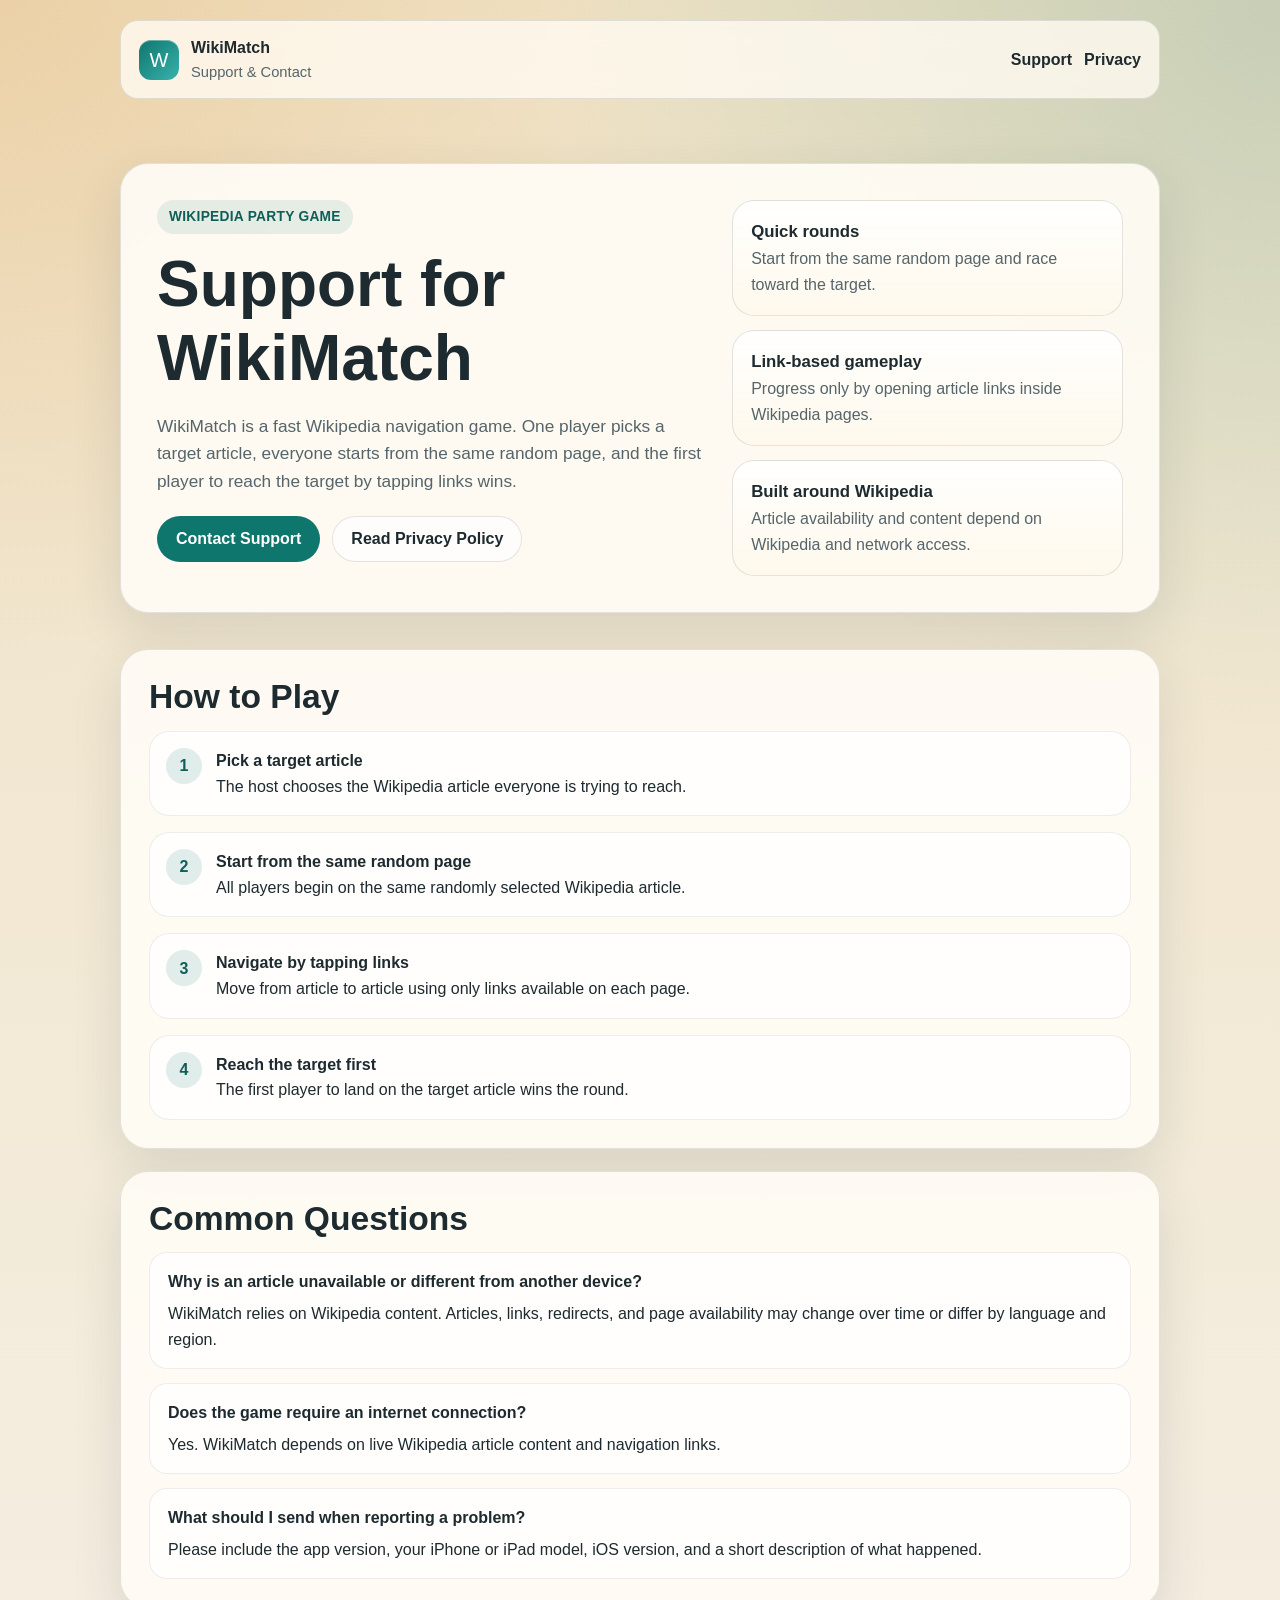
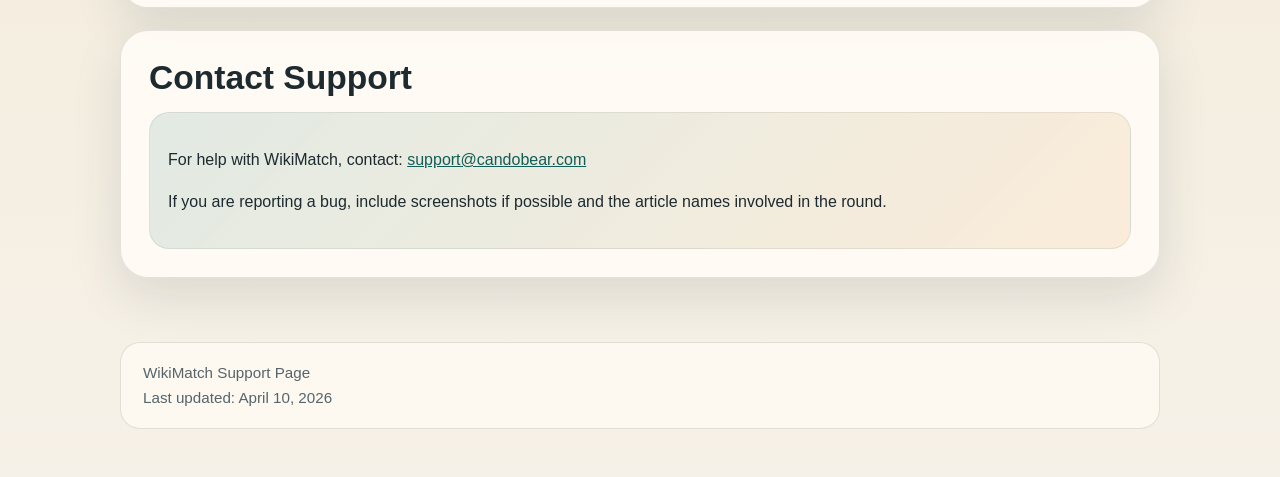
<file: index.html>
<!DOCTYPE html>
<html lang="en">
  <head>
    <meta charset="UTF-8" />
    <meta name="viewport" content="width=device-width, initial-scale=1.0" />
    <title>WikiMatch Support</title>
    <meta
      name="description"
      content="Support and contact information for WikiMatch, the Wikipedia-based link racing game."
    />
    <link rel="stylesheet" href="styles.css" />
  </head>
  <body>
    <header class="topbar">
      <div class="page-shell topbar-inner">
        <a class="brand" href="index.html">
          <div class="brand-mark">W</div>
          <div class="brand-copy">
            <strong>WikiMatch</strong>
            <span>Support & Contact</span>
          </div>
        </a>
        <nav class="nav" aria-label="Primary">
          <a href="index.html">Support</a>
          <a href="privacy.html">Privacy</a>
        </nav>
      </div>
    </header>

    <main class="page-shell">
      <section class="hero">
        <div class="hero-card">
          <div>
            <span class="eyebrow">Wikipedia party game</span>
            <h1>Support for WikiMatch</h1>
            <p class="lead">
              WikiMatch is a fast Wikipedia navigation game. One player picks a
              target article, everyone starts from the same random page, and the
              first player to reach the target by tapping links wins.
            </p>
            <div class="actions">
              <a class="button button-primary" href="#contact">Contact Support</a>
              <a class="button button-secondary" href="privacy.html">Read Privacy Policy</a>
            </div>
          </div>
          <div class="hero-panel" aria-label="Game overview">
            <div class="panel-card">
              <strong>Quick rounds</strong>
              <span>Start from the same random page and race toward the target.</span>
            </div>
            <div class="panel-card">
              <strong>Link-based gameplay</strong>
              <span>Progress only by opening article links inside Wikipedia pages.</span>
            </div>
            <div class="panel-card">
              <strong>Built around Wikipedia</strong>
              <span>Article availability and content depend on Wikipedia and network access.</span>
            </div>
          </div>
        </div>
      </section>

      <section class="content-grid">
        <article class="content-card">
          <h2>How to Play</h2>
          <div class="steps">
            <div class="step">
              <div class="step-number">1</div>
              <div>
                <strong>Pick a target article</strong>
                <div>The host chooses the Wikipedia article everyone is trying to reach.</div>
              </div>
            </div>
            <div class="step">
              <div class="step-number">2</div>
              <div>
                <strong>Start from the same random page</strong>
                <div>All players begin on the same randomly selected Wikipedia article.</div>
              </div>
            </div>
            <div class="step">
              <div class="step-number">3</div>
              <div>
                <strong>Navigate by tapping links</strong>
                <div>Move from article to article using only links available on each page.</div>
              </div>
            </div>
            <div class="step">
              <div class="step-number">4</div>
              <div>
                <strong>Reach the target first</strong>
                <div>The first player to land on the target article wins the round.</div>
              </div>
            </div>
          </div>
        </article>

        <article class="content-card">
          <h2>Common Questions</h2>
          <div class="faq-list">
            <div class="faq-item">
              <strong>Why is an article unavailable or different from another device?</strong>
              <div>
                WikiMatch relies on Wikipedia content. Articles, links, redirects, and page
                availability may change over time or differ by language and region.
              </div>
            </div>
            <div class="faq-item">
              <strong>Does the game require an internet connection?</strong>
              <div>
                Yes. WikiMatch depends on live Wikipedia article content and navigation links.
              </div>
            </div>
            <div class="faq-item">
              <strong>What should I send when reporting a problem?</strong>
              <div>
                Please include the app version, your iPhone or iPad model, iOS version, and a
                short description of what happened.
              </div>
            </div>
          </div>
        </article>

        <article class="content-card" id="contact">
          <h2>Contact Support</h2>
          <div class="contact-box">
            <p>
              For help with WikiMatch, contact:
              <a href="mailto:support@candobear.com">support@candobear.com</a>
            </p>
            <p>
              If you are reporting a bug, include screenshots if possible and the article names
              involved in the round.
            </p>
          </div>
        </article>
      </section>
    </main>

    <footer class="footer">
      <div class="page-shell footer-card">
        <div>WikiMatch Support Page</div>
        <div>Last updated: April 10, 2026</div>
      </div>
    </footer>
  </body>
</html>
</file>
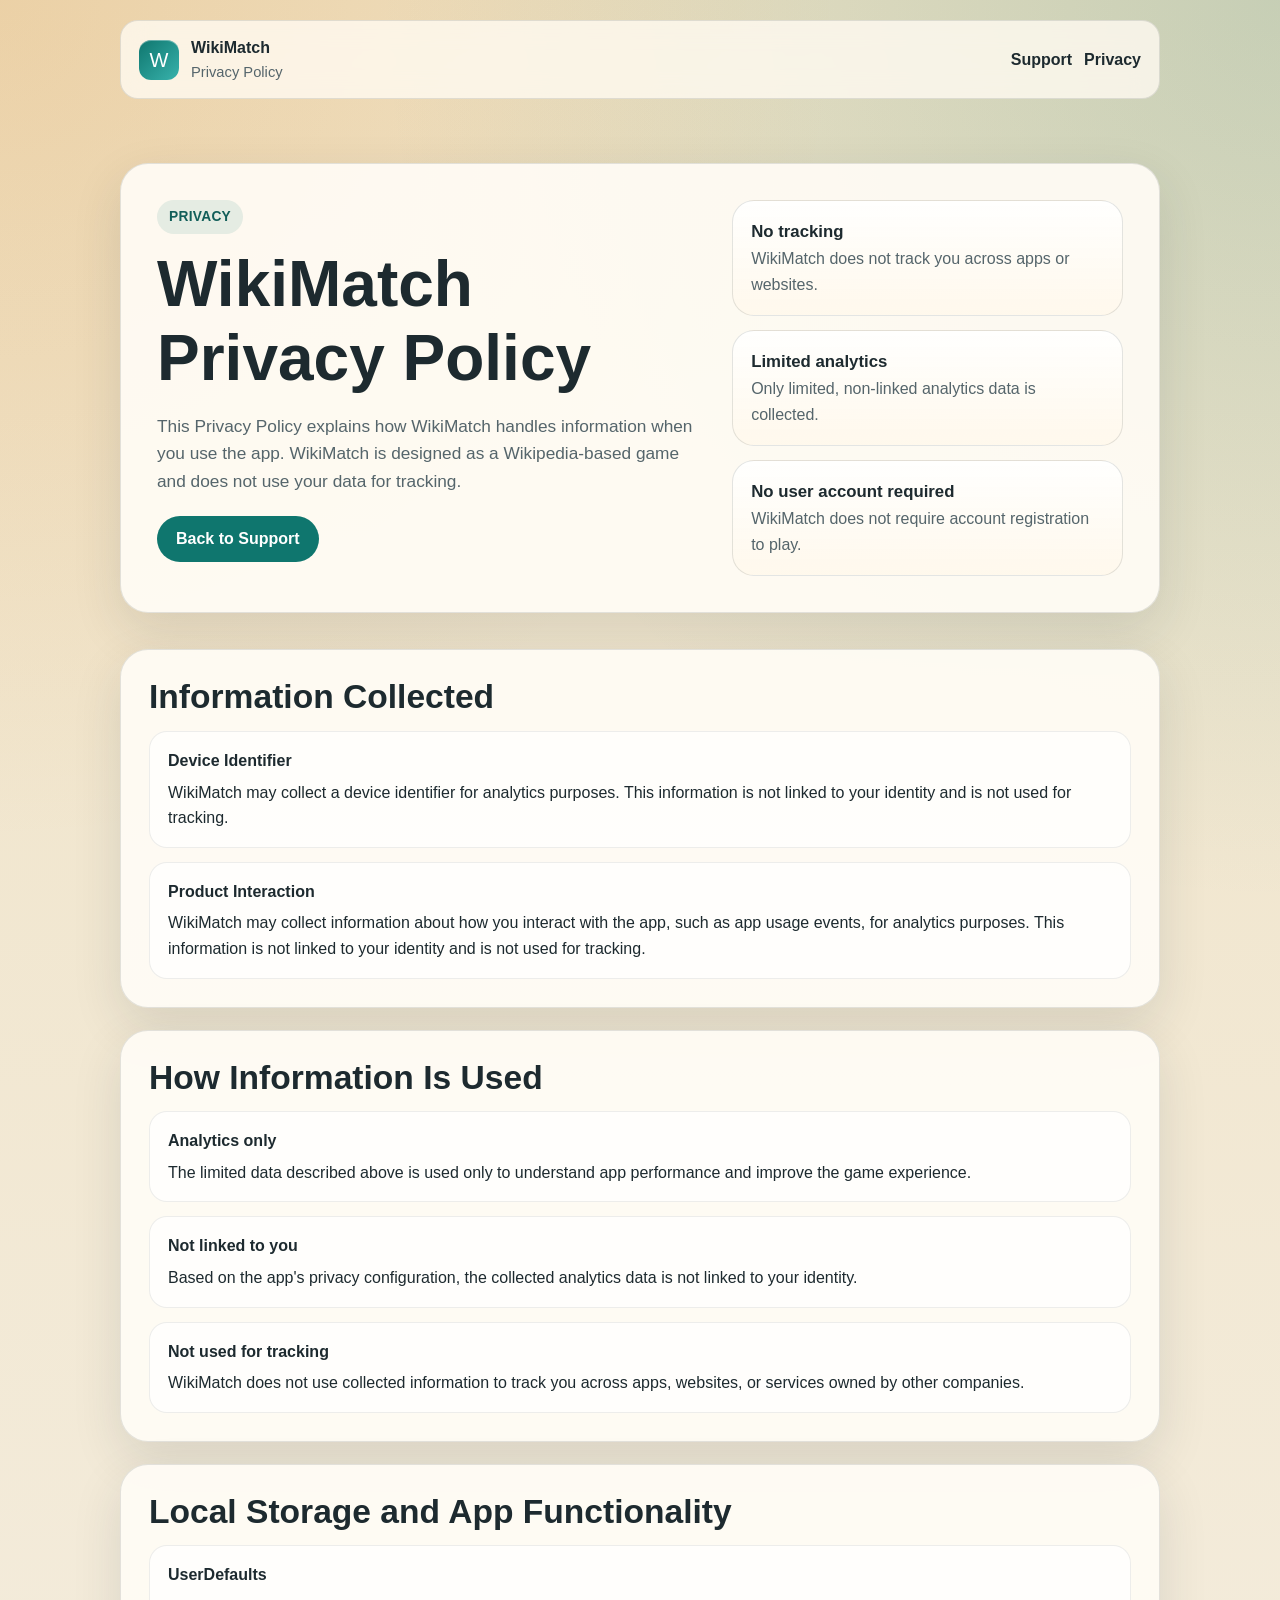
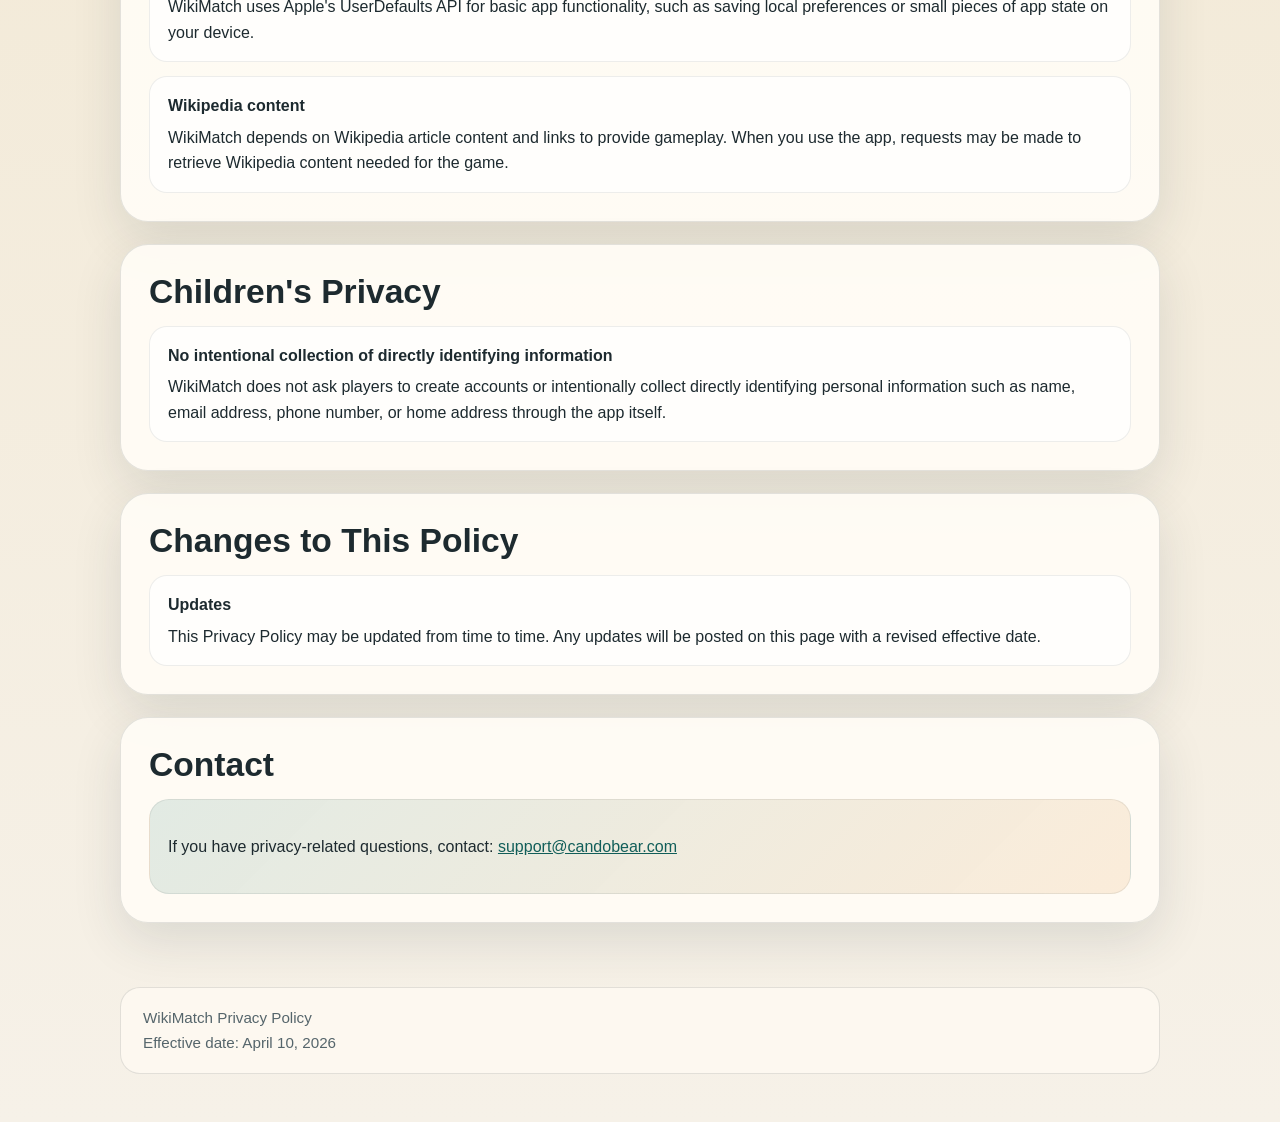
<file: privacy.html>
<!DOCTYPE html>
<html lang="en">
  <head>
    <meta charset="UTF-8" />
    <meta name="viewport" content="width=device-width, initial-scale=1.0" />
    <title>WikiMatch Privacy Policy</title>
    <meta
      name="description"
      content="Privacy Policy for WikiMatch."
    />
    <link rel="stylesheet" href="styles.css" />
  </head>
  <body>
    <header class="topbar">
      <div class="page-shell topbar-inner">
        <a class="brand" href="index.html">
          <div class="brand-mark">W</div>
          <div class="brand-copy">
            <strong>WikiMatch</strong>
            <span>Privacy Policy</span>
          </div>
        </a>
        <nav class="nav" aria-label="Primary">
          <a href="index.html">Support</a>
          <a href="privacy.html">Privacy</a>
        </nav>
      </div>
    </header>

    <main class="page-shell">
      <section class="hero">
        <div class="hero-card">
          <div>
            <span class="eyebrow">Privacy</span>
            <h1>WikiMatch Privacy Policy</h1>
            <p class="lead">
              This Privacy Policy explains how WikiMatch handles information when you use the app.
              WikiMatch is designed as a Wikipedia-based game and does not use your data for
              tracking.
            </p>
            <div class="actions">
              <a class="button button-primary" href="index.html">Back to Support</a>
            </div>
          </div>
          <div class="hero-panel" aria-label="Privacy highlights">
            <div class="panel-card">
              <strong>No tracking</strong>
              <span>WikiMatch does not track you across apps or websites.</span>
            </div>
            <div class="panel-card">
              <strong>Limited analytics</strong>
              <span>Only limited, non-linked analytics data is collected.</span>
            </div>
            <div class="panel-card">
              <strong>No user account required</strong>
              <span>WikiMatch does not require account registration to play.</span>
            </div>
          </div>
        </div>
      </section>

      <section class="content-grid">
        <article class="content-card">
          <h2>Information Collected</h2>
          <div class="policy-list">
            <div class="policy-item">
              <strong>Device Identifier</strong>
              <div>
                WikiMatch may collect a device identifier for analytics purposes. This information
                is not linked to your identity and is not used for tracking.
              </div>
            </div>
            <div class="policy-item">
              <strong>Product Interaction</strong>
              <div>
                WikiMatch may collect information about how you interact with the app, such as app
                usage events, for analytics purposes. This information is not linked to your
                identity and is not used for tracking.
              </div>
            </div>
          </div>
        </article>

        <article class="content-card">
          <h2>How Information Is Used</h2>
          <div class="policy-list">
            <div class="policy-item">
              <strong>Analytics only</strong>
              <div>
                The limited data described above is used only to understand app performance and
                improve the game experience.
              </div>
            </div>
            <div class="policy-item">
              <strong>Not linked to you</strong>
              <div>
                Based on the app's privacy configuration, the collected analytics data is not
                linked to your identity.
              </div>
            </div>
            <div class="policy-item">
              <strong>Not used for tracking</strong>
              <div>
                WikiMatch does not use collected information to track you across apps, websites, or
                services owned by other companies.
              </div>
            </div>
          </div>
        </article>

        <article class="content-card">
          <h2>Local Storage and App Functionality</h2>
          <div class="meta-list">
            <div class="meta-item">
              <strong>UserDefaults</strong>
              <div>
                WikiMatch uses Apple's UserDefaults API for basic app functionality, such as saving
                local preferences or small pieces of app state on your device.
              </div>
            </div>
            <div class="meta-item">
              <strong>Wikipedia content</strong>
              <div>
                WikiMatch depends on Wikipedia article content and links to provide gameplay. When
                you use the app, requests may be made to retrieve Wikipedia content needed for the
                game.
              </div>
            </div>
          </div>
        </article>

        <article class="content-card">
          <h2>Children's Privacy</h2>
          <div class="policy-item">
            <strong>No intentional collection of directly identifying information</strong>
            <div>
              WikiMatch does not ask players to create accounts or intentionally collect directly
              identifying personal information such as name, email address, phone number, or home
              address through the app itself.
            </div>
          </div>
        </article>

        <article class="content-card">
          <h2>Changes to This Policy</h2>
          <div class="policy-item">
            <strong>Updates</strong>
            <div>
              This Privacy Policy may be updated from time to time. Any updates will be posted on
              this page with a revised effective date.
            </div>
          </div>
        </article>

        <article class="content-card">
          <h2>Contact</h2>
          <div class="contact-box">
            <p>
              If you have privacy-related questions, contact:
              <a href="mailto:support@candobear.com">support@candobear.com</a>
            </p>
          </div>
        </article>
      </section>
    </main>

    <footer class="footer">
      <div class="page-shell footer-card">
        <div>WikiMatch Privacy Policy</div>
        <div>Effective date: April 10, 2026</div>
      </div>
    </footer>
  </body>
</html>
</file>
<file: styles.css>
:root {
  --bg: #f6f1e8;
  --bg-accent: #efe2c5;
  --surface: rgba(255, 252, 246, 0.92);
  --surface-strong: #fffaf2;
  --text: #1d2a2f;
  --muted: #55656b;
  --border: rgba(29, 42, 47, 0.12);
  --brand: #0f766e;
  --brand-strong: #115e59;
  --highlight: #d97706;
  --shadow: 0 18px 50px rgba(34, 50, 59, 0.12);
  --max-width: 1040px;
}

* {
  box-sizing: border-box;
}

html {
  scroll-behavior: smooth;
}

body {
  margin: 0;
  font-family: "Avenir Next", "Segoe UI", sans-serif;
  color: var(--text);
  background:
    radial-gradient(circle at top left, rgba(217, 119, 6, 0.16), transparent 28%),
    radial-gradient(circle at top right, rgba(15, 118, 110, 0.18), transparent 30%),
    linear-gradient(180deg, var(--bg-accent), var(--bg));
  min-height: 100vh;
  line-height: 1.6;
}

a {
  color: var(--brand-strong);
}

.page-shell {
  width: min(var(--max-width), calc(100% - 32px));
  margin: 0 auto;
}

.topbar {
  padding: 20px 0 8px;
}

.topbar-inner {
  display: flex;
  align-items: center;
  justify-content: space-between;
  gap: 16px;
  padding: 14px 18px;
  border: 1px solid var(--border);
  border-radius: 18px;
  background: rgba(255, 250, 242, 0.8);
  backdrop-filter: blur(12px);
}

.brand {
  display: flex;
  align-items: center;
  gap: 12px;
  text-decoration: none;
  color: var(--text);
}

.brand-mark {
  width: 40px;
  height: 40px;
  border-radius: 12px;
  display: grid;
  place-items: center;
  background: linear-gradient(135deg, var(--brand), #38b2ac);
  color: #fff;
  font-size: 20px;
  box-shadow: inset 0 1px 0 rgba(255, 255, 255, 0.35);
}

.brand-copy strong,
.brand-copy span {
  display: block;
}

.brand-copy span {
  color: var(--muted);
  font-size: 0.92rem;
}

.nav {
  display: flex;
  flex-wrap: wrap;
  gap: 12px;
}

.nav a {
  text-decoration: none;
  color: var(--text);
  font-weight: 600;
}

.hero {
  padding: 56px 0 28px;
}

.hero-card,
.content-card {
  background: var(--surface);
  border: 1px solid var(--border);
  border-radius: 28px;
  box-shadow: var(--shadow);
}

.hero-card {
  display: grid;
  grid-template-columns: 1.4fr 1fr;
  gap: 28px;
  padding: 36px;
}

.eyebrow {
  display: inline-block;
  margin-bottom: 14px;
  padding: 6px 12px;
  border-radius: 999px;
  background: rgba(15, 118, 110, 0.1);
  color: var(--brand-strong);
  font-size: 0.86rem;
  font-weight: 700;
  letter-spacing: 0.02em;
  text-transform: uppercase;
}

h1,
h2,
h3 {
  margin-top: 0;
  line-height: 1.15;
}

h1 {
  margin-bottom: 16px;
  font-size: clamp(2.4rem, 5vw, 4.4rem);
}

h2 {
  margin-bottom: 14px;
  font-size: clamp(1.5rem, 3vw, 2.1rem);
}

.lead {
  max-width: 62ch;
  margin-bottom: 20px;
  font-size: 1.08rem;
  color: var(--muted);
}

.actions {
  display: flex;
  flex-wrap: wrap;
  gap: 12px;
}

.button {
  display: inline-flex;
  align-items: center;
  justify-content: center;
  min-height: 46px;
  padding: 0 18px;
  border-radius: 999px;
  border: 1px solid transparent;
  text-decoration: none;
  font-weight: 700;
}

.button-primary {
  background: var(--brand);
  color: #fff;
}

.button-secondary {
  border-color: var(--border);
  color: var(--text);
  background: rgba(255, 255, 255, 0.65);
}

.hero-panel {
  display: grid;
  gap: 14px;
}

.panel-card {
  padding: 18px;
  border-radius: 22px;
  background: linear-gradient(180deg, rgba(255, 255, 255, 0.88), rgba(255, 248, 236, 0.92));
  border: 1px solid var(--border);
}

.panel-card strong,
.panel-card span {
  display: block;
}

.panel-card strong {
  font-size: 1.05rem;
}

.panel-card span {
  color: var(--muted);
}

.content-grid {
  display: grid;
  gap: 22px;
  padding: 8px 0 64px;
}

.content-card {
  padding: 28px;
}

.steps {
  display: grid;
  gap: 16px;
}

.step {
  display: grid;
  grid-template-columns: auto 1fr;
  gap: 14px;
  align-items: start;
  padding: 16px;
  border-radius: 20px;
  background: rgba(255, 255, 255, 0.72);
  border: 1px solid rgba(29, 42, 47, 0.08);
}

.step-number {
  width: 36px;
  height: 36px;
  border-radius: 50%;
  display: grid;
  place-items: center;
  background: rgba(15, 118, 110, 0.12);
  color: var(--brand-strong);
  font-weight: 800;
}

.faq-list,
.policy-list,
.meta-list {
  display: grid;
  gap: 14px;
}

.faq-item,
.policy-item,
.meta-item {
  padding: 16px 18px;
  border-radius: 18px;
  background: rgba(255, 255, 255, 0.7);
  border: 1px solid rgba(29, 42, 47, 0.08);
}

.faq-item strong,
.policy-item strong,
.meta-item strong {
  display: block;
  margin-bottom: 6px;
}

.contact-box {
  padding: 18px;
  border-radius: 20px;
  background: linear-gradient(135deg, rgba(15, 118, 110, 0.12), rgba(217, 119, 6, 0.11));
  border: 1px solid rgba(29, 42, 47, 0.08);
}

.notice {
  margin-top: 14px;
  padding: 14px 16px;
  border-radius: 16px;
  background: rgba(217, 119, 6, 0.09);
  color: #7c4a03;
  border: 1px solid rgba(217, 119, 6, 0.18);
}

.footer {
  padding: 0 0 48px;
  color: var(--muted);
  font-size: 0.95rem;
}

.footer-card {
  padding: 18px 22px;
  border-radius: 20px;
  border: 1px solid var(--border);
  background: rgba(255, 250, 242, 0.78);
}

@media (max-width: 860px) {
  .hero-card {
    grid-template-columns: 1fr;
  }
}

@media (max-width: 640px) {
  .topbar-inner {
    align-items: flex-start;
    flex-direction: column;
  }

  .hero {
    padding-top: 34px;
  }

  .hero-card,
  .content-card {
    padding: 22px;
    border-radius: 22px;
  }
}
</file>
